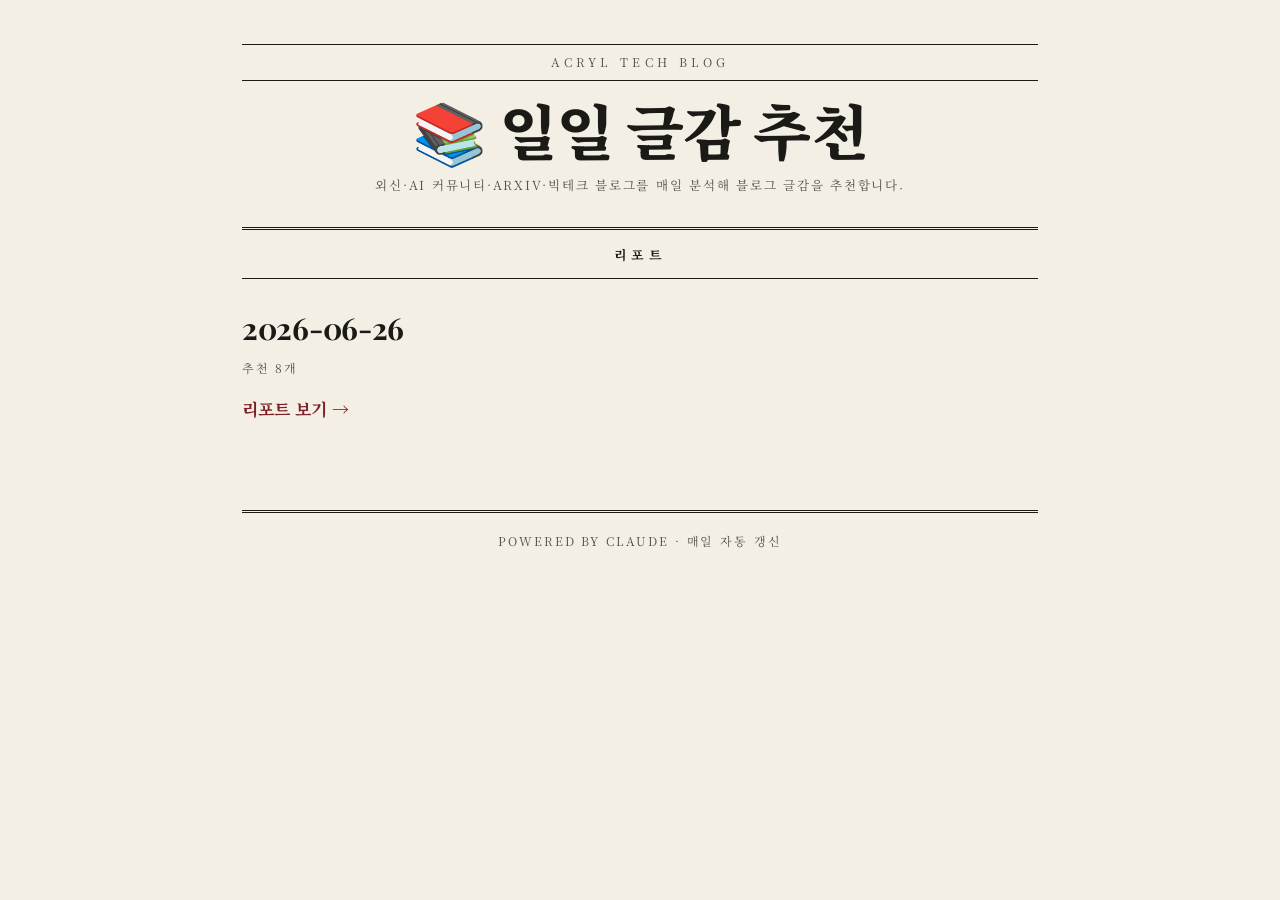
<file: reports/index.html>
<!DOCTYPE html>
<html lang="ko">
<head>
<meta charset="utf-8">
<meta name="viewport" content="width=device-width, initial-scale=1">
<title>아크릴 테크블로그 — 일일 글감 추천</title>
<link rel="preconnect" href="https://fonts.googleapis.com">
<link rel="preconnect" href="https://fonts.gstatic.com" crossorigin>
<link rel="stylesheet" href="https://fonts.googleapis.com/css2?family=Playfair+Display:ital,wght@0,700;0,900;1,700&family=Noto+Serif+KR:wght@400;500;600;700;900&display=swap">
<style>
/* =============================================================================
   리포트 테마 — 에디토리얼/신문(인쇄물) 미감
   이 파일 하나만 고치면 HTML 리포트 디자인이 통째로 바뀝니다.
   색/폰트/간격은 아래 :root 변수에서 조정하세요.
   ============================================================================= */
:root {
  --paper:  #f3efe5;   /* 종이(크림) 바탕 */
  --ink:    #1b1a17;   /* 잉크(검정) */
  --muted:  #56524a;   /* 보조 글자 */
  --rule:   #1b1a17;   /* 굵은 괘선 */
  --hair:   #c9c1ae;   /* 가는 괘선 */
  --accent: #7c2128;   /* 옥스블러드(신문 강조색) */
  --maxw:   840px;
  --serif:   "Noto Serif KR", "Nanum Myeongjo", Georgia, "Times New Roman", serif;
  --display: "Playfair Display", "Noto Serif KR", Georgia, serif;
}

* { box-sizing: border-box; }

body {
  margin: 0;
  background: var(--paper);
  color: var(--ink);
  font-family: var(--serif);
  font-size: 17px;
  line-height: 1.72;
  -webkit-font-smoothing: antialiased;
}

.wrap { max-width: var(--maxw); margin: 0 auto; padding: 44px 22px 90px; }

/* ---- 제호(masthead) ---- */
.masthead { text-align: center; border-bottom: 3px double var(--rule); padding-bottom: 18px; }
.eyebrow {
  display: block;
  font-size: 12px; letter-spacing: .34em; text-transform: uppercase; color: var(--muted);
  border-top: 1px solid var(--rule); border-bottom: 1px solid var(--rule);
  padding: 7px 0; margin-bottom: 18px;
}
.masthead h1 {
  font-family: var(--display); font-weight: 900;
  font-size: clamp(34px, 7vw, 60px); line-height: 1.04; letter-spacing: -.01em;
  margin: 6px 0 14px;
}
.masthead .meta {
  font-size: 12.5px; letter-spacing: .14em; text-transform: uppercase; color: var(--muted);
}
.masthead .meta a { color: var(--accent); text-decoration: none; }

/* ---- 머리글(오늘의 흐름) — 신문 스탠드퍼스트 + 드롭캡 ---- */
.flow { border-bottom: 1px solid var(--rule); padding: 22px 0 24px; margin: 0 0 36px; }
.flow h2 {
  font-weight: 700; font-size: 12px; letter-spacing: .3em; text-transform: uppercase;
  color: var(--accent); text-align: center; margin: 0 0 14px;
}
.flow p { margin: 0; font-size: 18.5px; text-align: justify; }
.flow p::first-letter {
  float: left; font-family: var(--display); font-weight: 900;
  font-size: 3.4em; line-height: .82; padding: 6px 12px 0 0; color: var(--ink);
}

/* ---- 섹션 제목 ---- */
.section-title {
  text-align: center; font-weight: 700; font-size: 13px;
  letter-spacing: .32em; text-transform: uppercase; color: var(--ink);
  margin: 14px 0 4px; padding-bottom: 12px; border-bottom: 1px solid var(--rule);
}

/* ---- 기사(주제) ---- */
.card { border-bottom: 1px solid var(--hair); padding: 28px 0 24px; }
.card:last-of-type { border-bottom: none; }
.card-head { display: flex; gap: 16px; align-items: baseline; }
.rank {
  font-family: var(--display); font-weight: 900; font-size: 30px; line-height: 1;
  color: var(--accent); min-width: 1.1em;
}
.card h3 {
  font-family: var(--display); font-weight: 700;
  font-size: clamp(22px, 3.4vw, 30px); line-height: 1.14; letter-spacing: -.01em; margin: 0;
}

/* 바이라인 형태의 메타(배지) */
.badges {
  margin: 12px 0 16px;
  font-size: 12px; letter-spacing: .14em; text-transform: uppercase; color: var(--muted);
}
.badge::after { content: "  ·  "; color: var(--hair); }
.badge:last-child::after { content: ""; }
.badge.score { color: var(--accent); font-weight: 700; }

.field { margin: 13px 0; }
.field .label {
  display: block; font-weight: 700; font-size: 11.5px;
  letter-spacing: .18em; text-transform: uppercase; color: var(--accent); margin-bottom: 3px;
}
.field p { margin: 0; text-align: justify; }

.points { margin: 6px 0 0; padding: 0; list-style: none; }
.points li { position: relative; padding-left: 16px; margin: 5px 0; }
.points li::before { content: "—"; position: absolute; left: 0; color: var(--accent); }

.sources { margin-top: 16px; padding-top: 13px; border-top: 1px dotted var(--hair); font-size: 14px; }
.sources .label {
  display: block; font-size: 11px; letter-spacing: .18em; text-transform: uppercase;
  color: var(--muted); margin-bottom: 7px;
}
.sources a { color: var(--accent); text-decoration: none; border-bottom: 1px solid var(--hair); }
.sources a:hover { border-bottom-color: var(--accent); }

/* ---- 푸터 ---- */
.footer {
  text-align: center; margin-top: 50px; padding-top: 18px;
  border-top: 3px double var(--rule);
  font-size: 12px; letter-spacing: .16em; text-transform: uppercase; color: var(--muted);
}
.footer code { font-family: var(--serif); font-style: italic; letter-spacing: 0; text-transform: none; }

.empty {
  border: 1px solid var(--hair); padding: 40px; text-align: center;
  color: var(--muted); font-style: italic;
}

</style>
</head>
<body>
<div class="wrap">
<header class="masthead">
<span class="eyebrow">Acryl Tech Blog</span>
<h1>📚 일일 글감 추천</h1>
<p class="meta">외신·AI 커뮤니티·arXiv·빅테크 블로그를 매일 분석해 블로그 글감을 추천합니다.</p>
</header>
<h2 class="section-title">리포트</h2>
<article class="card"><div class="card-head"><h3><a href="./2026-06-26.html" style="color:inherit;text-decoration:none">2026-06-26</a></h3></div><div class="badges"><span class="badge">추천 8개</span></div><div class="field"><a class="badge score" style="text-decoration:none" href="./2026-06-26.html">리포트 보기 →</a></div></article>
<footer class="footer">Powered by Claude · 매일 자동 갱신</footer>
</div>
</body>
</html>
</file>
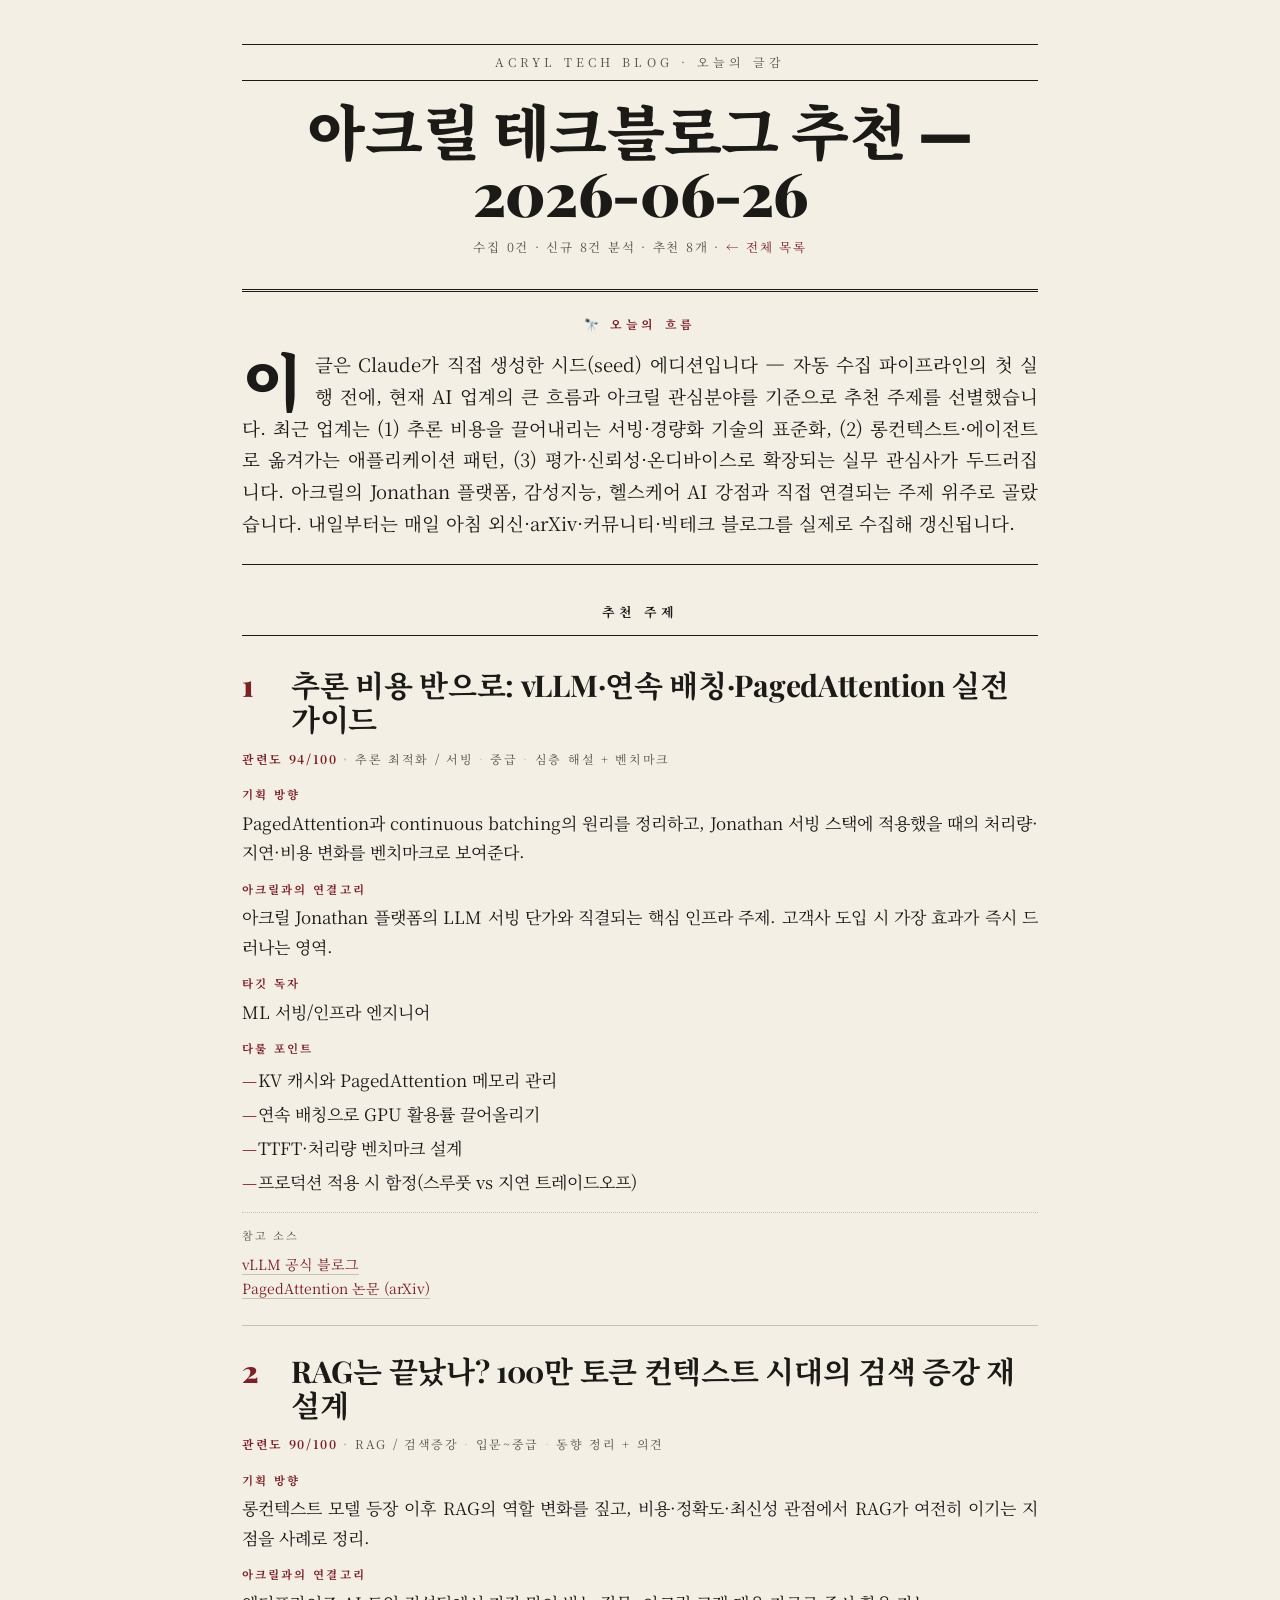
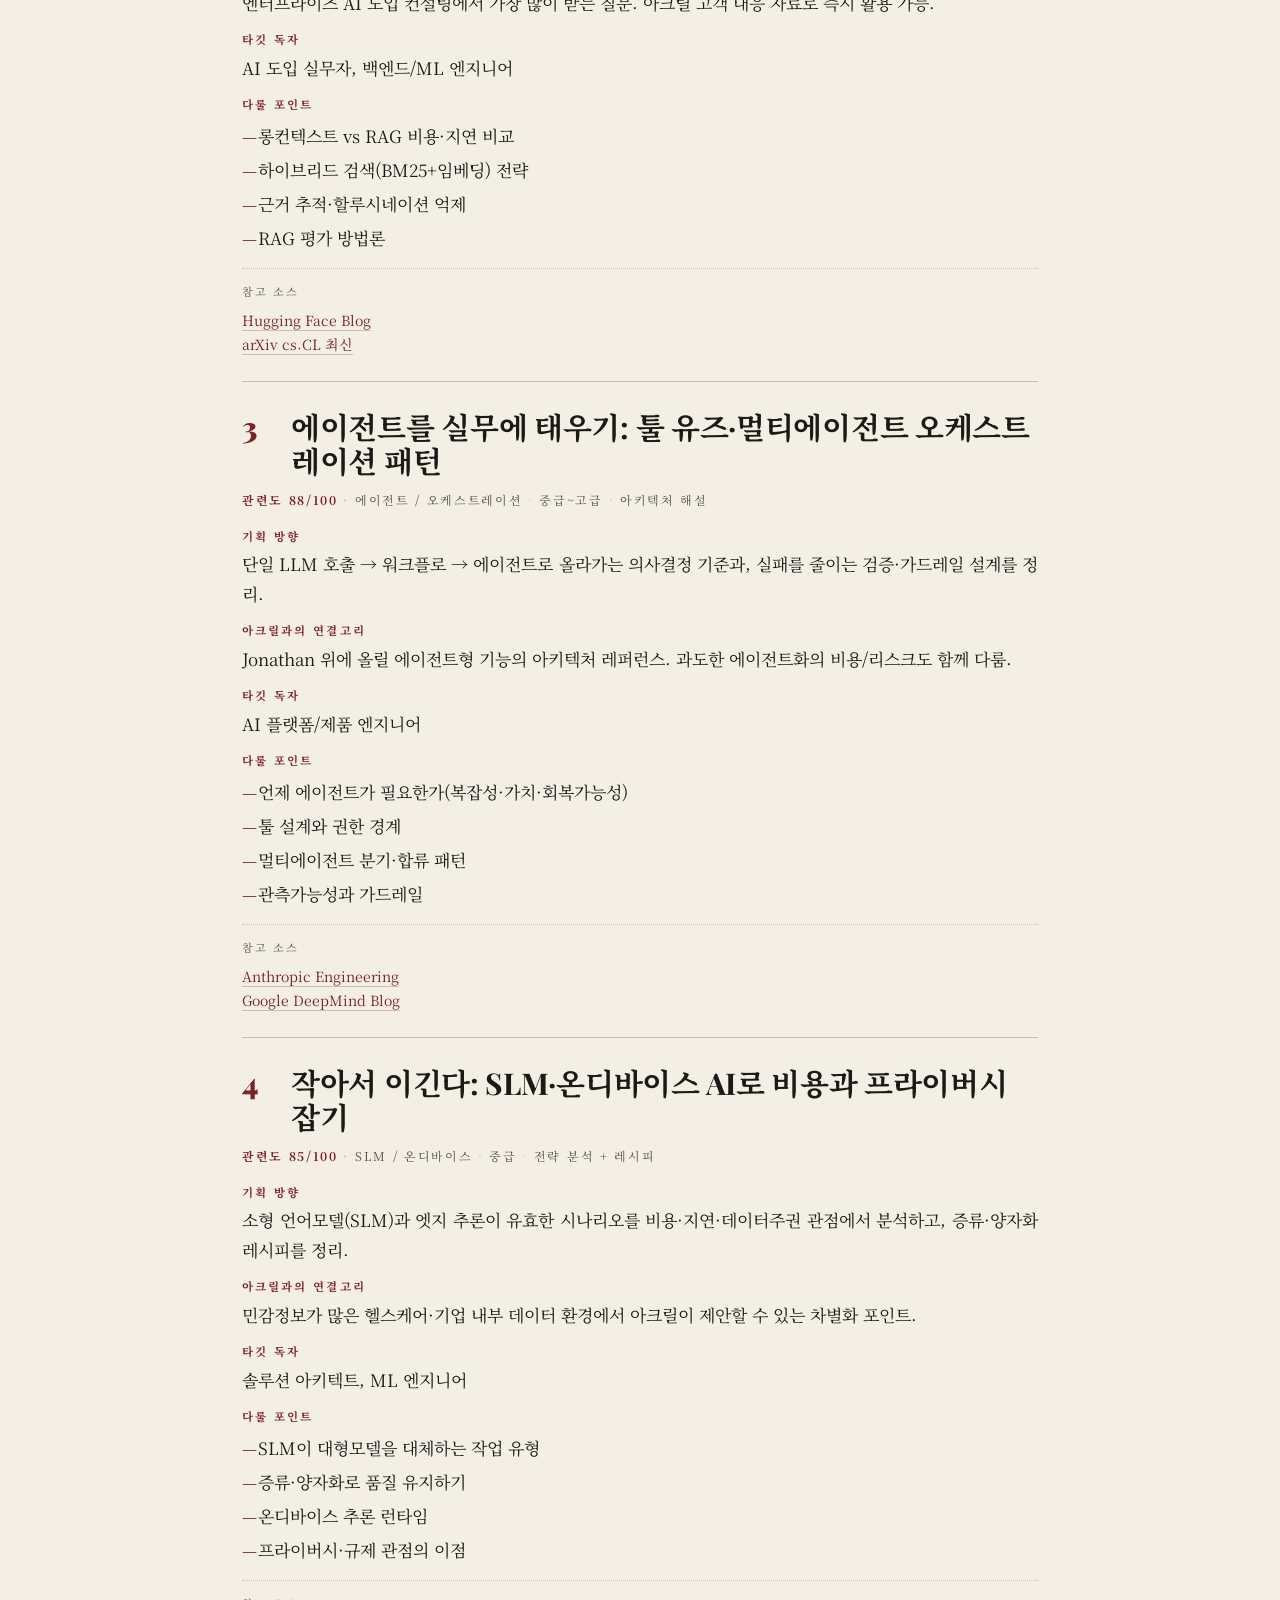
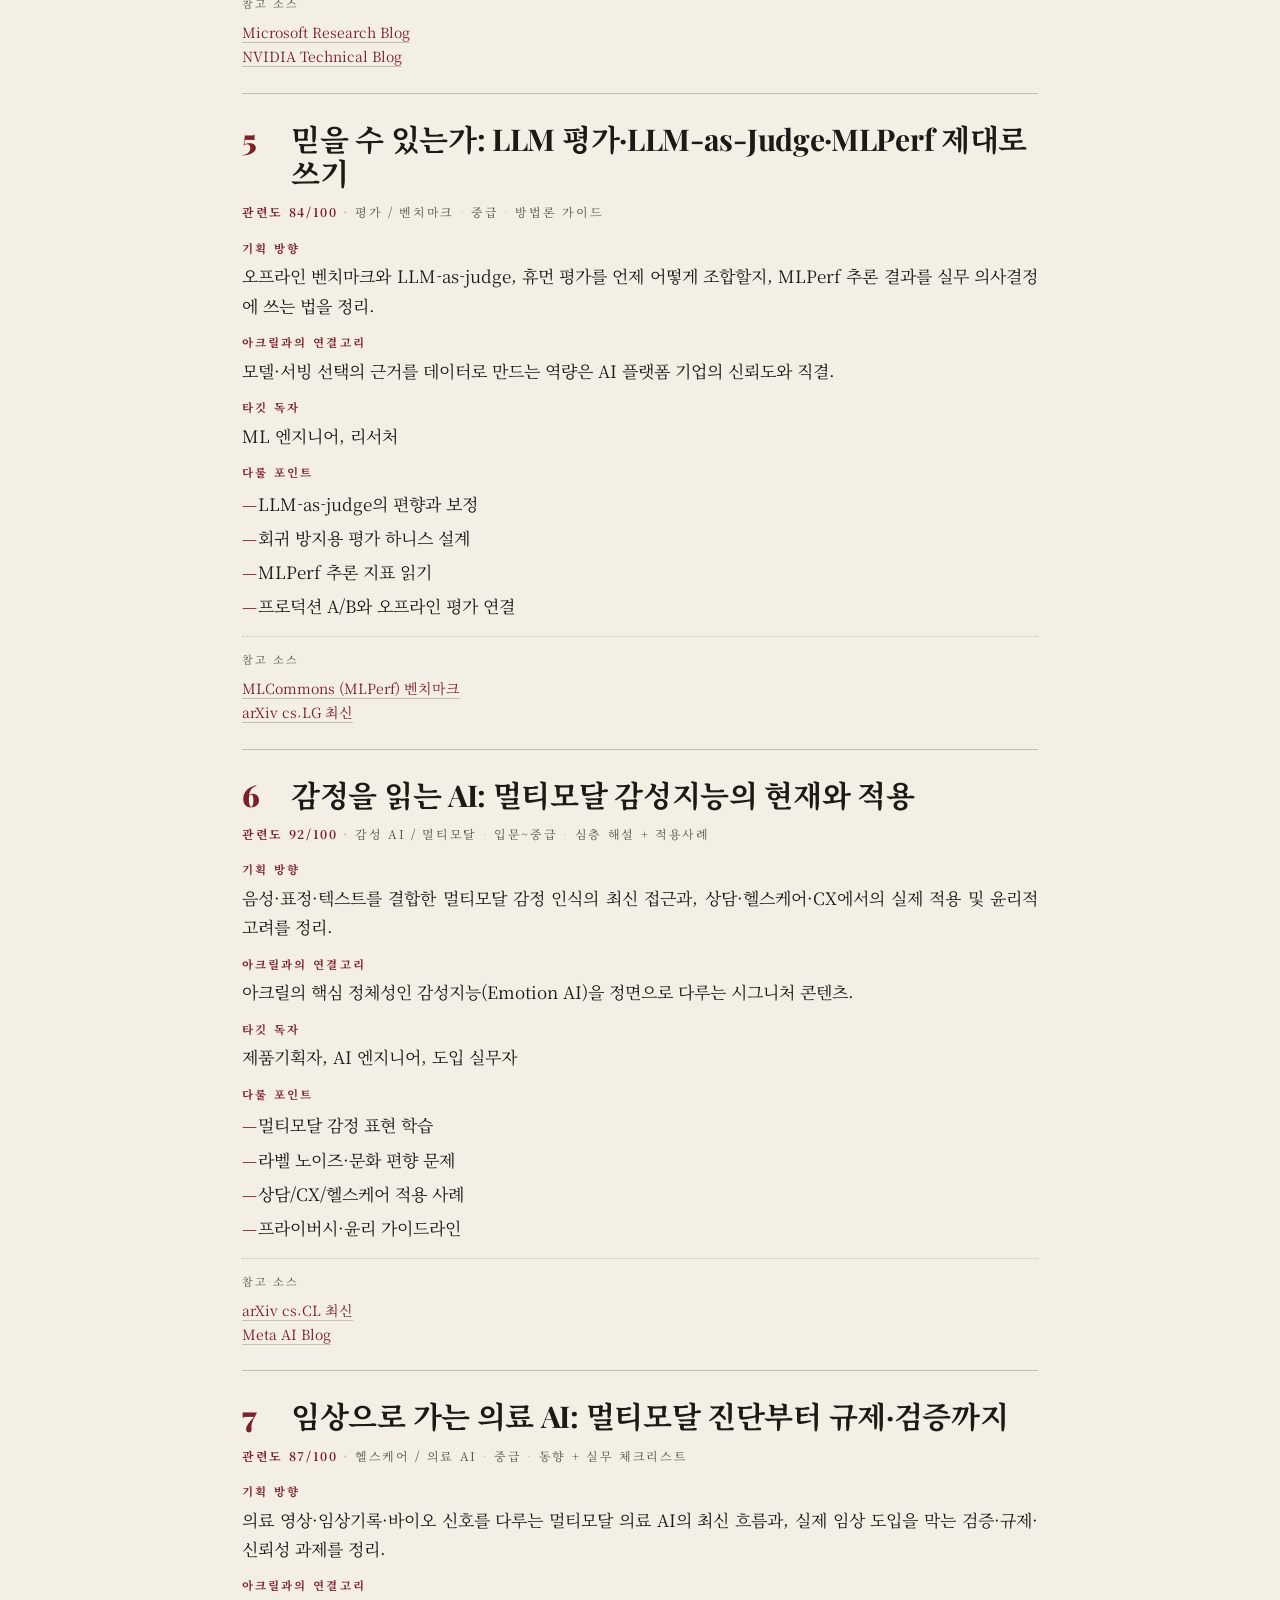
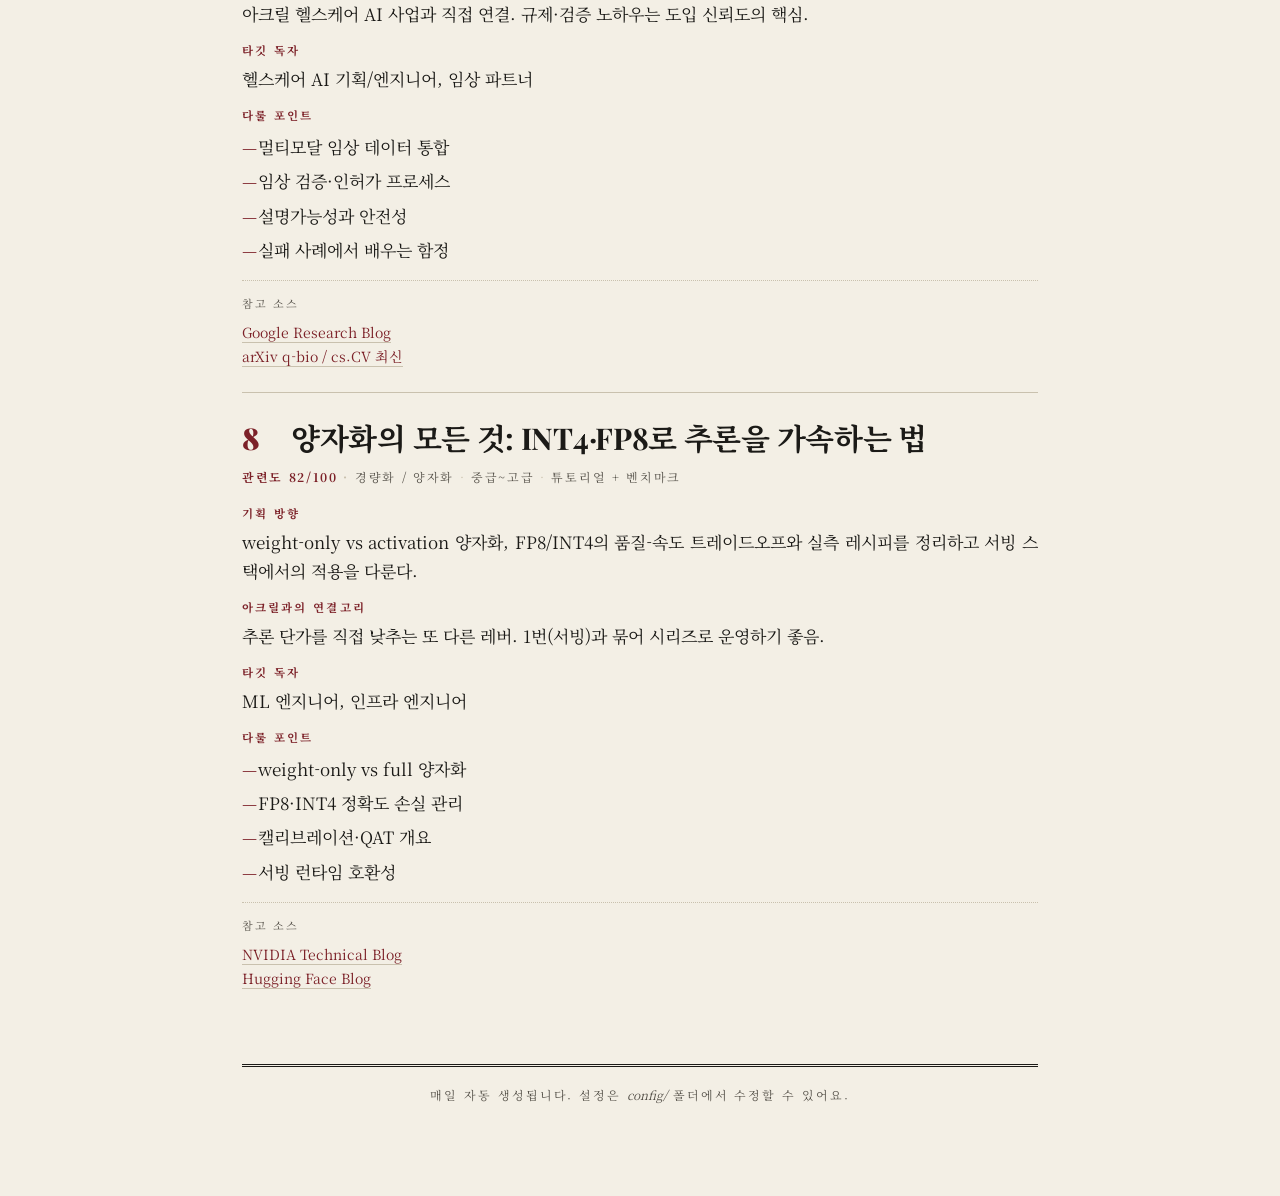
<file: reports/2026-06-26.html>
<!DOCTYPE html>
<html lang="ko">
<head>
<meta charset="utf-8">
<meta name="viewport" content="width=device-width, initial-scale=1">
<title>아크릴 글감 추천 2026-06-26</title>
<link rel="preconnect" href="https://fonts.googleapis.com">
<link rel="preconnect" href="https://fonts.gstatic.com" crossorigin>
<link rel="stylesheet" href="https://fonts.googleapis.com/css2?family=Playfair+Display:ital,wght@0,700;0,900;1,700&family=Noto+Serif+KR:wght@400;500;600;700;900&display=swap">
<style>
/* =============================================================================
   리포트 테마 — 에디토리얼/신문(인쇄물) 미감
   이 파일 하나만 고치면 HTML 리포트 디자인이 통째로 바뀝니다.
   색/폰트/간격은 아래 :root 변수에서 조정하세요.
   ============================================================================= */
:root {
  --paper:  #f3efe5;   /* 종이(크림) 바탕 */
  --ink:    #1b1a17;   /* 잉크(검정) */
  --muted:  #56524a;   /* 보조 글자 */
  --rule:   #1b1a17;   /* 굵은 괘선 */
  --hair:   #c9c1ae;   /* 가는 괘선 */
  --accent: #7c2128;   /* 옥스블러드(신문 강조색) */
  --maxw:   840px;
  --serif:   "Noto Serif KR", "Nanum Myeongjo", Georgia, "Times New Roman", serif;
  --display: "Playfair Display", "Noto Serif KR", Georgia, serif;
}

* { box-sizing: border-box; }

body {
  margin: 0;
  background: var(--paper);
  color: var(--ink);
  font-family: var(--serif);
  font-size: 17px;
  line-height: 1.72;
  -webkit-font-smoothing: antialiased;
}

.wrap { max-width: var(--maxw); margin: 0 auto; padding: 44px 22px 90px; }

/* ---- 제호(masthead) ---- */
.masthead { text-align: center; border-bottom: 3px double var(--rule); padding-bottom: 18px; }
.eyebrow {
  display: block;
  font-size: 12px; letter-spacing: .34em; text-transform: uppercase; color: var(--muted);
  border-top: 1px solid var(--rule); border-bottom: 1px solid var(--rule);
  padding: 7px 0; margin-bottom: 18px;
}
.masthead h1 {
  font-family: var(--display); font-weight: 900;
  font-size: clamp(34px, 7vw, 60px); line-height: 1.04; letter-spacing: -.01em;
  margin: 6px 0 14px;
}
.masthead .meta {
  font-size: 12.5px; letter-spacing: .14em; text-transform: uppercase; color: var(--muted);
}
.masthead .meta a { color: var(--accent); text-decoration: none; }

/* ---- 머리글(오늘의 흐름) — 신문 스탠드퍼스트 + 드롭캡 ---- */
.flow { border-bottom: 1px solid var(--rule); padding: 22px 0 24px; margin: 0 0 36px; }
.flow h2 {
  font-weight: 700; font-size: 12px; letter-spacing: .3em; text-transform: uppercase;
  color: var(--accent); text-align: center; margin: 0 0 14px;
}
.flow p { margin: 0; font-size: 18.5px; text-align: justify; }
.flow p::first-letter {
  float: left; font-family: var(--display); font-weight: 900;
  font-size: 3.4em; line-height: .82; padding: 6px 12px 0 0; color: var(--ink);
}

/* ---- 섹션 제목 ---- */
.section-title {
  text-align: center; font-weight: 700; font-size: 13px;
  letter-spacing: .32em; text-transform: uppercase; color: var(--ink);
  margin: 14px 0 4px; padding-bottom: 12px; border-bottom: 1px solid var(--rule);
}

/* ---- 기사(주제) ---- */
.card { border-bottom: 1px solid var(--hair); padding: 28px 0 24px; }
.card:last-of-type { border-bottom: none; }
.card-head { display: flex; gap: 16px; align-items: baseline; }
.rank {
  font-family: var(--display); font-weight: 900; font-size: 30px; line-height: 1;
  color: var(--accent); min-width: 1.1em;
}
.card h3 {
  font-family: var(--display); font-weight: 700;
  font-size: clamp(22px, 3.4vw, 30px); line-height: 1.14; letter-spacing: -.01em; margin: 0;
}

/* 바이라인 형태의 메타(배지) */
.badges {
  margin: 12px 0 16px;
  font-size: 12px; letter-spacing: .14em; text-transform: uppercase; color: var(--muted);
}
.badge::after { content: "  ·  "; color: var(--hair); }
.badge:last-child::after { content: ""; }
.badge.score { color: var(--accent); font-weight: 700; }

.field { margin: 13px 0; }
.field .label {
  display: block; font-weight: 700; font-size: 11.5px;
  letter-spacing: .18em; text-transform: uppercase; color: var(--accent); margin-bottom: 3px;
}
.field p { margin: 0; text-align: justify; }

.points { margin: 6px 0 0; padding: 0; list-style: none; }
.points li { position: relative; padding-left: 16px; margin: 5px 0; }
.points li::before { content: "—"; position: absolute; left: 0; color: var(--accent); }

.sources { margin-top: 16px; padding-top: 13px; border-top: 1px dotted var(--hair); font-size: 14px; }
.sources .label {
  display: block; font-size: 11px; letter-spacing: .18em; text-transform: uppercase;
  color: var(--muted); margin-bottom: 7px;
}
.sources a { color: var(--accent); text-decoration: none; border-bottom: 1px solid var(--hair); }
.sources a:hover { border-bottom-color: var(--accent); }

/* ---- 푸터 ---- */
.footer {
  text-align: center; margin-top: 50px; padding-top: 18px;
  border-top: 3px double var(--rule);
  font-size: 12px; letter-spacing: .16em; text-transform: uppercase; color: var(--muted);
}
.footer code { font-family: var(--serif); font-style: italic; letter-spacing: 0; text-transform: none; }

.empty {
  border: 1px solid var(--hair); padding: 40px; text-align: center;
  color: var(--muted); font-style: italic;
}

</style>
</head>
<body>
<div class="wrap">
<header class="masthead">
<span class="eyebrow">Acryl Tech Blog · 오늘의 글감</span>
<h1>아크릴 테크블로그 추천 — 2026-06-26</h1>
<p class="meta">수집 0건 · 신규 8건 분석 · 추천 8개 · <a href="./index.html">← 전체 목록</a></p>
</header>
<section class="flow"><h2>🔭 오늘의 흐름</h2><p>이 글은 Claude가 직접 생성한 시드(seed) 에디션입니다 — 자동 수집 파이프라인의 첫 실행 전에, 현재 AI 업계의 큰 흐름과 아크릴 관심분야를 기준으로 추천 주제를 선별했습니다. 최근 업계는 (1) 추론 비용을 끌어내리는 서빙·경량화 기술의 표준화, (2) 롱컨텍스트·에이전트로 옮겨가는 애플리케이션 패턴, (3) 평가·신뢰성·온디바이스로 확장되는 실무 관심사가 두드러집니다. 아크릴의 Jonathan 플랫폼, 감성지능, 헬스케어 AI 강점과 직접 연결되는 주제 위주로 골랐습니다. 내일부터는 매일 아침 외신·arXiv·커뮤니티·빅테크 블로그를 실제로 수집해 갱신됩니다.</p></section>
<h2 class="section-title">추천 주제</h2>
<article class="card"><div class="card-head"><div class="rank">1</div><h3>추론 비용 반으로: vLLM·연속 배칭·PagedAttention 실전 가이드</h3></div><div class="badges"><span class="badge score">관련도 94/100</span><span class="badge">추론 최적화 / 서빙</span><span class="badge">중급</span><span class="badge">심층 해설 + 벤치마크</span></div><div class="field"><span class="label">기획 방향</span><p>PagedAttention과 continuous batching의 원리를 정리하고, Jonathan 서빙 스택에 적용했을 때의 처리량·지연·비용 변화를 벤치마크로 보여준다.</p></div><div class="field"><span class="label">아크릴과의 연결고리</span><p>아크릴 Jonathan 플랫폼의 LLM 서빙 단가와 직결되는 핵심 인프라 주제. 고객사 도입 시 가장 효과가 즉시 드러나는 영역.</p></div><div class="field"><span class="label">타깃 독자</span><p>ML 서빙/인프라 엔지니어</p></div><div class="field"><span class="label">다룰 포인트</span><ul class="points"><li>KV 캐시와 PagedAttention 메모리 관리</li><li>연속 배칭으로 GPU 활용률 끌어올리기</li><li>TTFT·처리량 벤치마크 설계</li><li>프로덕션 적용 시 함정(스루풋 vs 지연 트레이드오프)</li></ul></div><div class="sources"><span class="label">참고 소스</span><a href="https://blog.vllm.ai/" target="_blank" rel="noopener">vLLM 공식 블로그</a><br><a href="https://arxiv.org/abs/2309.06180" target="_blank" rel="noopener">PagedAttention 논문 (arXiv)</a><br></div></article>
<article class="card"><div class="card-head"><div class="rank">2</div><h3>RAG는 끝났나? 100만 토큰 컨텍스트 시대의 검색 증강 재설계</h3></div><div class="badges"><span class="badge score">관련도 90/100</span><span class="badge">RAG / 검색증강</span><span class="badge">입문~중급</span><span class="badge">동향 정리 + 의견</span></div><div class="field"><span class="label">기획 방향</span><p>롱컨텍스트 모델 등장 이후 RAG의 역할 변화를 짚고, 비용·정확도·최신성 관점에서 RAG가 여전히 이기는 지점을 사례로 정리.</p></div><div class="field"><span class="label">아크릴과의 연결고리</span><p>엔터프라이즈 AI 도입 컨설팅에서 가장 많이 받는 질문. 아크릴 고객 대응 자료로 즉시 활용 가능.</p></div><div class="field"><span class="label">타깃 독자</span><p>AI 도입 실무자, 백엔드/ML 엔지니어</p></div><div class="field"><span class="label">다룰 포인트</span><ul class="points"><li>롱컨텍스트 vs RAG 비용·지연 비교</li><li>하이브리드 검색(BM25+임베딩) 전략</li><li>근거 추적·할루시네이션 억제</li><li>RAG 평가 방법론</li></ul></div><div class="sources"><span class="label">참고 소스</span><a href="https://huggingface.co/blog" target="_blank" rel="noopener">Hugging Face Blog</a><br><a href="https://arxiv.org/list/cs.CL/recent" target="_blank" rel="noopener">arXiv cs.CL 최신</a><br></div></article>
<article class="card"><div class="card-head"><div class="rank">3</div><h3>에이전트를 실무에 태우기: 툴 유즈·멀티에이전트 오케스트레이션 패턴</h3></div><div class="badges"><span class="badge score">관련도 88/100</span><span class="badge">에이전트 / 오케스트레이션</span><span class="badge">중급~고급</span><span class="badge">아키텍처 해설</span></div><div class="field"><span class="label">기획 방향</span><p>단일 LLM 호출 → 워크플로 → 에이전트로 올라가는 의사결정 기준과, 실패를 줄이는 검증·가드레일 설계를 정리.</p></div><div class="field"><span class="label">아크릴과의 연결고리</span><p>Jonathan 위에 올릴 에이전트형 기능의 아키텍처 레퍼런스. 과도한 에이전트화의 비용/리스크도 함께 다룸.</p></div><div class="field"><span class="label">타깃 독자</span><p>AI 플랫폼/제품 엔지니어</p></div><div class="field"><span class="label">다룰 포인트</span><ul class="points"><li>언제 에이전트가 필요한가(복잡성·가치·회복가능성)</li><li>툴 설계와 권한 경계</li><li>멀티에이전트 분기·합류 패턴</li><li>관측가능성과 가드레일</li></ul></div><div class="sources"><span class="label">참고 소스</span><a href="https://www.anthropic.com/engineering" target="_blank" rel="noopener">Anthropic Engineering</a><br><a href="https://deepmind.google/discover/blog/" target="_blank" rel="noopener">Google DeepMind Blog</a><br></div></article>
<article class="card"><div class="card-head"><div class="rank">4</div><h3>작아서 이긴다: SLM·온디바이스 AI로 비용과 프라이버시 잡기</h3></div><div class="badges"><span class="badge score">관련도 85/100</span><span class="badge">SLM / 온디바이스</span><span class="badge">중급</span><span class="badge">전략 분석 + 레시피</span></div><div class="field"><span class="label">기획 방향</span><p>소형 언어모델(SLM)과 엣지 추론이 유효한 시나리오를 비용·지연·데이터주권 관점에서 분석하고, 증류·양자화 레시피를 정리.</p></div><div class="field"><span class="label">아크릴과의 연결고리</span><p>민감정보가 많은 헬스케어·기업 내부 데이터 환경에서 아크릴이 제안할 수 있는 차별화 포인트.</p></div><div class="field"><span class="label">타깃 독자</span><p>솔루션 아키텍트, ML 엔지니어</p></div><div class="field"><span class="label">다룰 포인트</span><ul class="points"><li>SLM이 대형모델을 대체하는 작업 유형</li><li>증류·양자화로 품질 유지하기</li><li>온디바이스 추론 런타임</li><li>프라이버시·규제 관점의 이점</li></ul></div><div class="sources"><span class="label">참고 소스</span><a href="https://www.microsoft.com/en-us/research/blog/" target="_blank" rel="noopener">Microsoft Research Blog</a><br><a href="https://developer.nvidia.com/blog/" target="_blank" rel="noopener">NVIDIA Technical Blog</a><br></div></article>
<article class="card"><div class="card-head"><div class="rank">5</div><h3>믿을 수 있는가: LLM 평가·LLM-as-Judge·MLPerf 제대로 쓰기</h3></div><div class="badges"><span class="badge score">관련도 84/100</span><span class="badge">평가 / 벤치마크</span><span class="badge">중급</span><span class="badge">방법론 가이드</span></div><div class="field"><span class="label">기획 방향</span><p>오프라인 벤치마크와 LLM-as-judge, 휴먼 평가를 언제 어떻게 조합할지, MLPerf 추론 결과를 실무 의사결정에 쓰는 법을 정리.</p></div><div class="field"><span class="label">아크릴과의 연결고리</span><p>모델·서빙 선택의 근거를 데이터로 만드는 역량은 AI 플랫폼 기업의 신뢰도와 직결.</p></div><div class="field"><span class="label">타깃 독자</span><p>ML 엔지니어, 리서처</p></div><div class="field"><span class="label">다룰 포인트</span><ul class="points"><li>LLM-as-judge의 편향과 보정</li><li>회귀 방지용 평가 하니스 설계</li><li>MLPerf 추론 지표 읽기</li><li>프로덕션 A/B와 오프라인 평가 연결</li></ul></div><div class="sources"><span class="label">참고 소스</span><a href="https://mlcommons.org/benchmarks/" target="_blank" rel="noopener">MLCommons (MLPerf) 벤치마크</a><br><a href="https://arxiv.org/list/cs.LG/recent" target="_blank" rel="noopener">arXiv cs.LG 최신</a><br></div></article>
<article class="card"><div class="card-head"><div class="rank">6</div><h3>감정을 읽는 AI: 멀티모달 감성지능의 현재와 적용</h3></div><div class="badges"><span class="badge score">관련도 92/100</span><span class="badge">감성 AI / 멀티모달</span><span class="badge">입문~중급</span><span class="badge">심층 해설 + 적용사례</span></div><div class="field"><span class="label">기획 방향</span><p>음성·표정·텍스트를 결합한 멀티모달 감정 인식의 최신 접근과, 상담·헬스케어·CX에서의 실제 적용 및 윤리적 고려를 정리.</p></div><div class="field"><span class="label">아크릴과의 연결고리</span><p>아크릴의 핵심 정체성인 감성지능(Emotion AI)을 정면으로 다루는 시그니처 콘텐츠.</p></div><div class="field"><span class="label">타깃 독자</span><p>제품기획자, AI 엔지니어, 도입 실무자</p></div><div class="field"><span class="label">다룰 포인트</span><ul class="points"><li>멀티모달 감정 표현 학습</li><li>라벨 노이즈·문화 편향 문제</li><li>상담/CX/헬스케어 적용 사례</li><li>프라이버시·윤리 가이드라인</li></ul></div><div class="sources"><span class="label">참고 소스</span><a href="https://arxiv.org/list/cs.CL/recent" target="_blank" rel="noopener">arXiv cs.CL 최신</a><br><a href="https://ai.meta.com/blog/" target="_blank" rel="noopener">Meta AI Blog</a><br></div></article>
<article class="card"><div class="card-head"><div class="rank">7</div><h3>임상으로 가는 의료 AI: 멀티모달 진단부터 규제·검증까지</h3></div><div class="badges"><span class="badge score">관련도 87/100</span><span class="badge">헬스케어 / 의료 AI</span><span class="badge">중급</span><span class="badge">동향 + 실무 체크리스트</span></div><div class="field"><span class="label">기획 방향</span><p>의료 영상·임상기록·바이오 신호를 다루는 멀티모달 의료 AI의 최신 흐름과, 실제 임상 도입을 막는 검증·규제·신뢰성 과제를 정리.</p></div><div class="field"><span class="label">아크릴과의 연결고리</span><p>아크릴 헬스케어 AI 사업과 직접 연결. 규제·검증 노하우는 도입 신뢰도의 핵심.</p></div><div class="field"><span class="label">타깃 독자</span><p>헬스케어 AI 기획/엔지니어, 임상 파트너</p></div><div class="field"><span class="label">다룰 포인트</span><ul class="points"><li>멀티모달 임상 데이터 통합</li><li>임상 검증·인허가 프로세스</li><li>설명가능성과 안전성</li><li>실패 사례에서 배우는 함정</li></ul></div><div class="sources"><span class="label">참고 소스</span><a href="https://research.google/blog/" target="_blank" rel="noopener">Google Research Blog</a><br><a href="https://arxiv.org/list/cs.CV/recent" target="_blank" rel="noopener">arXiv q-bio / cs.CV 최신</a><br></div></article>
<article class="card"><div class="card-head"><div class="rank">8</div><h3>양자화의 모든 것: INT4·FP8로 추론을 가속하는 법</h3></div><div class="badges"><span class="badge score">관련도 82/100</span><span class="badge">경량화 / 양자화</span><span class="badge">중급~고급</span><span class="badge">튜토리얼 + 벤치마크</span></div><div class="field"><span class="label">기획 방향</span><p>weight-only vs activation 양자화, FP8/INT4의 품질-속도 트레이드오프와 실측 레시피를 정리하고 서빙 스택에서의 적용을 다룬다.</p></div><div class="field"><span class="label">아크릴과의 연결고리</span><p>추론 단가를 직접 낮추는 또 다른 레버. 1번(서빙)과 묶어 시리즈로 운영하기 좋음.</p></div><div class="field"><span class="label">타깃 독자</span><p>ML 엔지니어, 인프라 엔지니어</p></div><div class="field"><span class="label">다룰 포인트</span><ul class="points"><li>weight-only vs full 양자화</li><li>FP8·INT4 정확도 손실 관리</li><li>캘리브레이션·QAT 개요</li><li>서빙 런타임 호환성</li></ul></div><div class="sources"><span class="label">참고 소스</span><a href="https://developer.nvidia.com/blog/" target="_blank" rel="noopener">NVIDIA Technical Blog</a><br><a href="https://huggingface.co/blog" target="_blank" rel="noopener">Hugging Face Blog</a><br></div></article>
<footer class="footer">매일 자동 생성됩니다. 설정은 <code>config/</code> 폴더에서 수정할 수 있어요.</footer>
</div>
</body>
</html>
</file>
